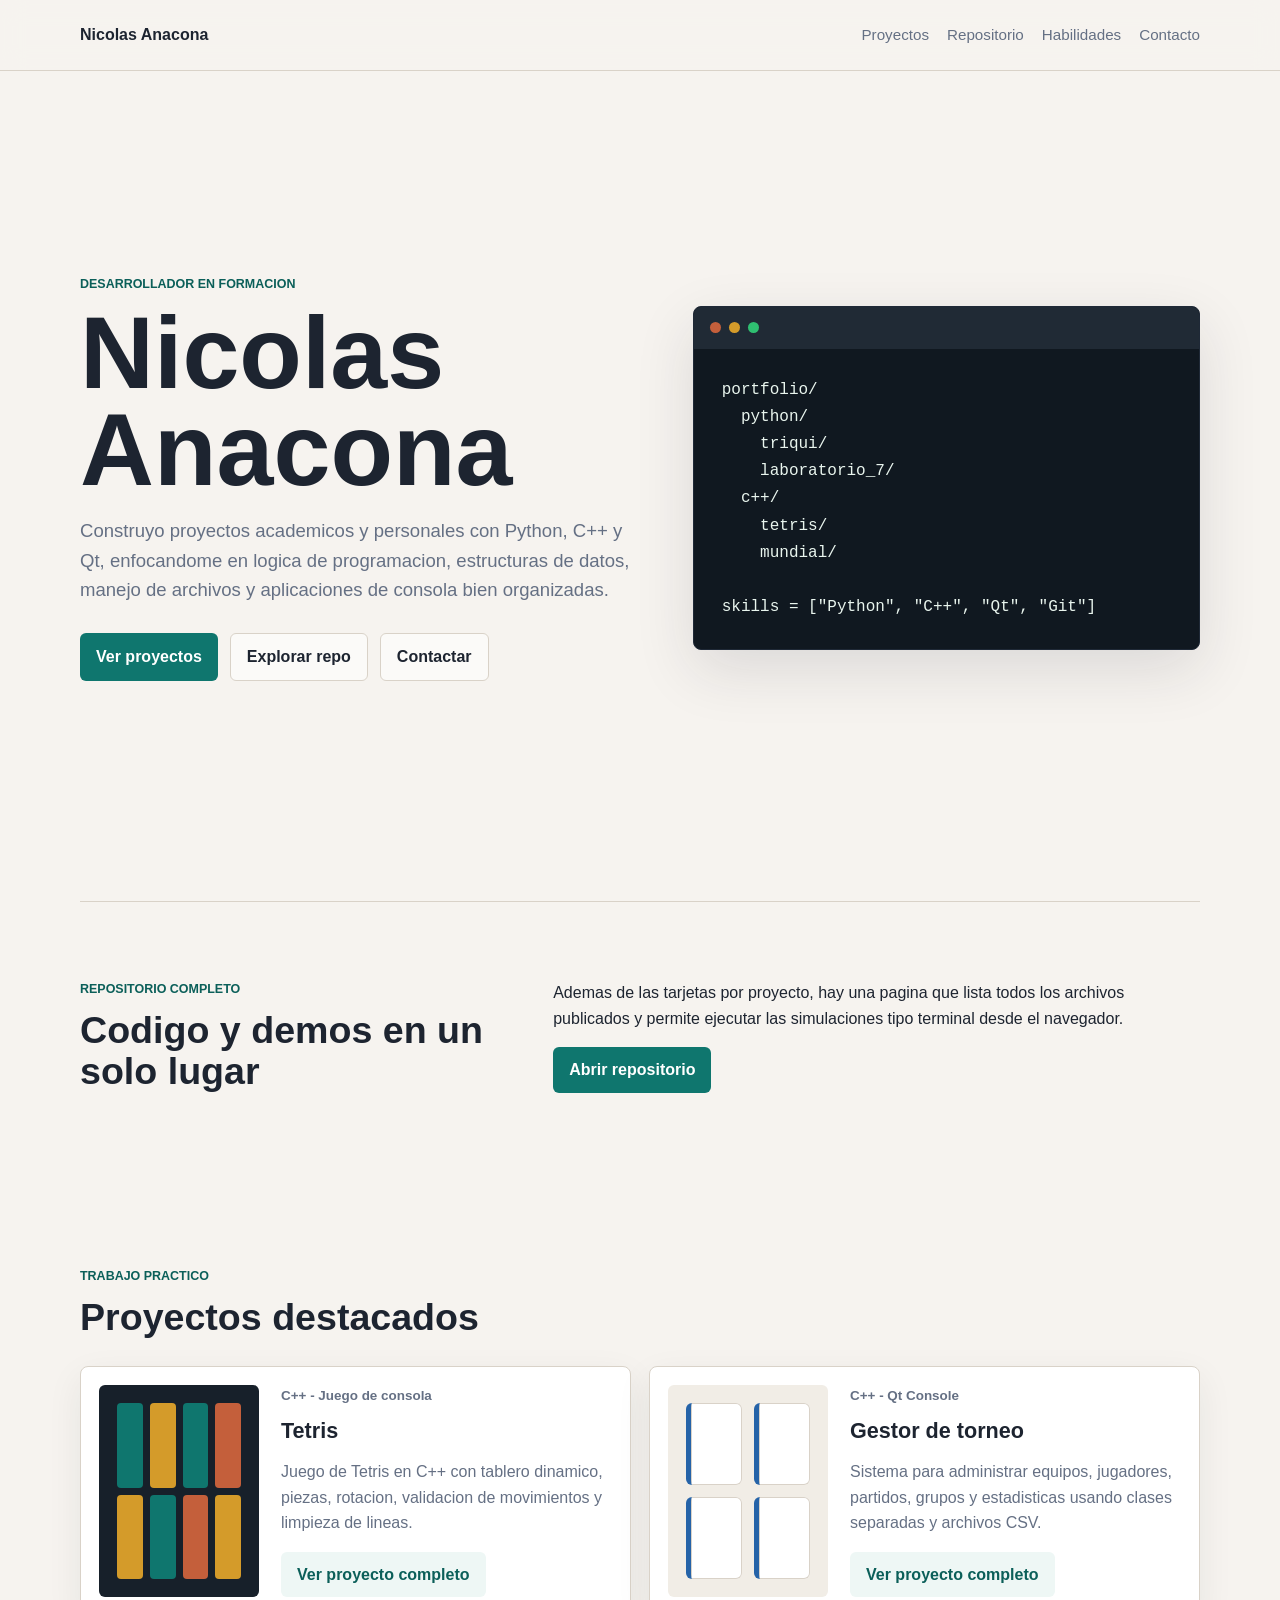
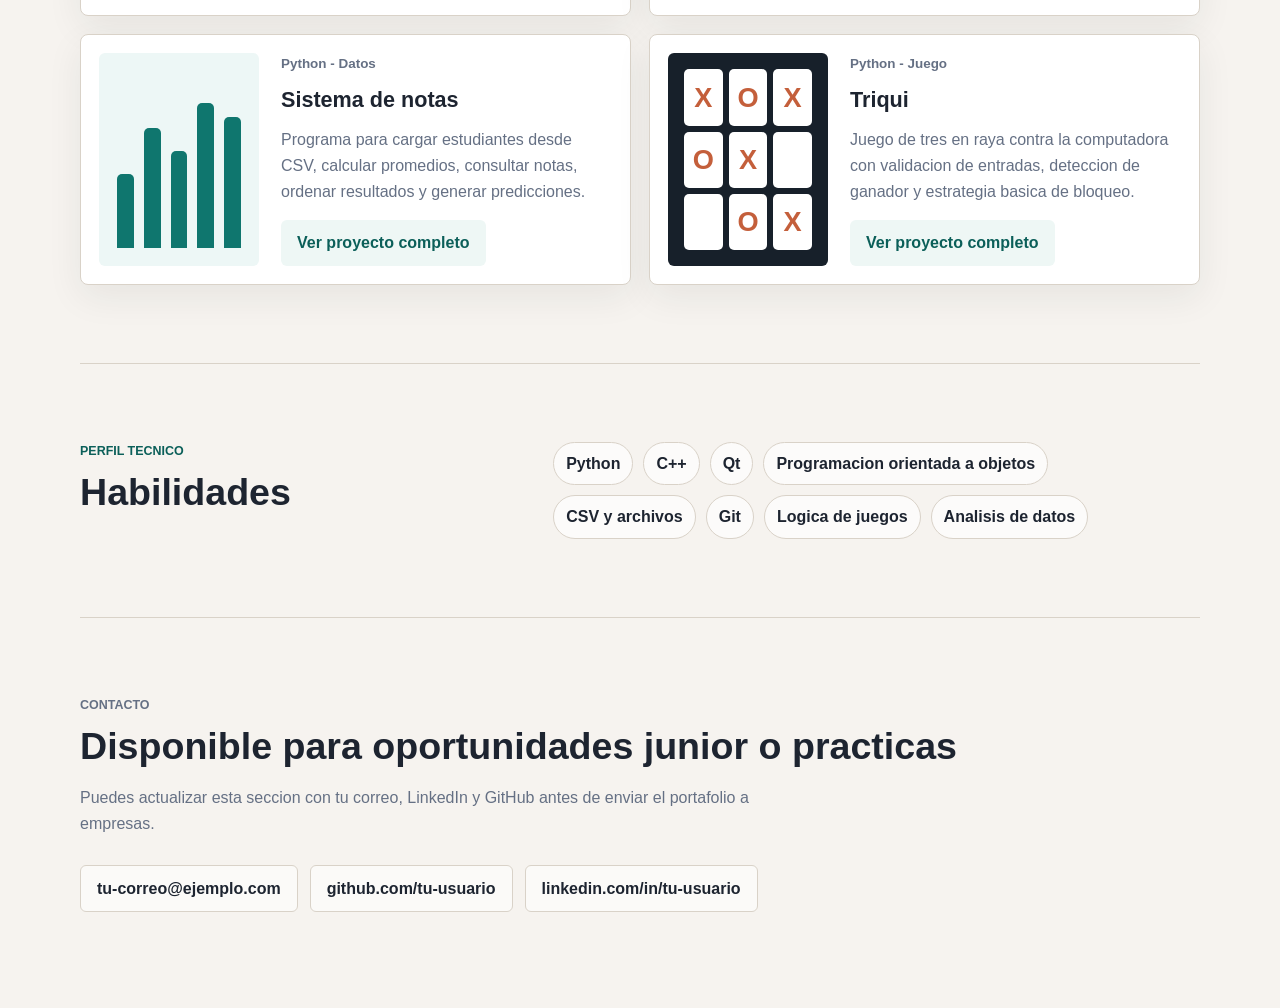
<file: index.html>
<!doctype html>
<html lang="es">
<head>
  <meta charset="utf-8">
  <meta name="viewport" content="width=device-width, initial-scale=1">
  <title>Nicolas Anacona | Portafolio</title>
  <meta name="description" content="Portafolio de Nicolas Anacona con proyectos en Python, C++ y Qt.">
  <link rel="stylesheet" href="styles.css">
</head>
<body>
  <header class="site-header">
    <nav class="nav" aria-label="Principal">
      <a class="brand" href="#inicio">Nicolas Anacona</a>
      <div class="nav-links">
        <a href="#proyectos">Proyectos</a>
        <a href="repositorio.html">Repositorio</a>
        <a href="#habilidades">Habilidades</a>
        <a href="#contacto">Contacto</a>
      </div>
    </nav>
  </header>

  <main id="inicio">
    <section class="hero">
      <div class="hero-copy">
        <p class="eyebrow">Desarrollador en formacion</p>
        <h1>Nicolas Anacona</h1>
        <p class="lead">
          Construyo proyectos academicos y personales con Python, C++ y Qt,
          enfocandome en logica de programacion, estructuras de datos, manejo
          de archivos y aplicaciones de consola bien organizadas.
        </p>
        <div class="hero-actions">
          <a class="button primary" href="#proyectos">Ver proyectos</a>
          <a class="button secondary" href="repositorio.html">Explorar repo</a>
          <a class="button secondary" href="#contacto">Contactar</a>
        </div>
      </div>

      <div class="code-visual" aria-label="Resumen visual del portafolio">
        <div class="terminal-bar">
          <span></span><span></span><span></span>
        </div>
        <pre><code>portfolio/
  python/
    triqui/
    laboratorio_7/
  c++/
    tetris/
    mundial/

skills = ["Python", "C++", "Qt", "Git"]</code></pre>
      </div>
    </section>

    <section class="section split">
      <div>
        <p class="eyebrow">Repositorio completo</p>
        <h2>Codigo y demos en un solo lugar</h2>
      </div>
      <div>
        <p>
          Ademas de las tarjetas por proyecto, hay una pagina que lista todos
          los archivos publicados y permite ejecutar las simulaciones tipo
          terminal desde el navegador.
        </p>
        <a class="button primary" href="repositorio.html">Abrir repositorio</a>
      </div>
    </section>

    <section class="section" id="proyectos">
      <div class="section-heading">
        <p class="eyebrow">Trabajo practico</p>
        <h2>Proyectos destacados</h2>
      </div>

      <div class="projects-grid">
        <article class="project-card">
          <div class="project-visual tetris-visual" aria-hidden="true">
            <span></span><span></span><span></span><span></span>
            <span></span><span></span><span></span><span></span>
          </div>
          <div class="project-body">
            <p class="project-type">C++ - Juego de consola</p>
            <h3>Tetris</h3>
            <p>
              Juego de Tetris en C++ con tablero dinamico, piezas, rotacion,
              validacion de movimientos y limpieza de lineas.
            </p>
            <a href="projects/tetris.html">Ver proyecto completo</a>
          </div>
        </article>

        <article class="project-card">
          <div class="project-visual tournament-visual" aria-hidden="true">
            <div></div><div></div><div></div><div></div>
          </div>
          <div class="project-body">
            <p class="project-type">C++ - Qt Console</p>
            <h3>Gestor de torneo</h3>
            <p>
              Sistema para administrar equipos, jugadores, partidos, grupos y
              estadisticas usando clases separadas y archivos CSV.
            </p>
            <a href="projects/torneo.html">Ver proyecto completo</a>
          </div>
        </article>

        <article class="project-card">
          <div class="project-visual data-visual" aria-hidden="true">
            <span style="height: 42%"></span>
            <span style="height: 68%"></span>
            <span style="height: 55%"></span>
            <span style="height: 82%"></span>
            <span style="height: 74%"></span>
          </div>
          <div class="project-body">
            <p class="project-type">Python - Datos</p>
            <h3>Sistema de notas</h3>
            <p>
              Programa para cargar estudiantes desde CSV, calcular promedios,
              consultar notas, ordenar resultados y generar predicciones.
            </p>
            <a href="projects/notas.html">Ver proyecto completo</a>
          </div>
        </article>

        <article class="project-card">
          <div class="project-visual triqui-visual" aria-hidden="true">
            <span>X</span><span>O</span><span>X</span>
            <span>O</span><span>X</span><span></span>
            <span></span><span>O</span><span>X</span>
          </div>
          <div class="project-body">
            <p class="project-type">Python - Juego</p>
            <h3>Triqui</h3>
            <p>
              Juego de tres en raya contra la computadora con validacion de
              entradas, deteccion de ganador y estrategia basica de bloqueo.
            </p>
            <a href="projects/triqui.html">Ver proyecto completo</a>
          </div>
        </article>
      </div>
    </section>

    <section class="section split" id="habilidades">
      <div>
        <p class="eyebrow">Perfil tecnico</p>
        <h2>Habilidades</h2>
      </div>
      <div class="skills">
        <span>Python</span>
        <span>C++</span>
        <span>Qt</span>
        <span>Programacion orientada a objetos</span>
        <span>CSV y archivos</span>
        <span>Git</span>
        <span>Logica de juegos</span>
        <span>Analisis de datos</span>
      </div>
    </section>

    <section class="section contact" id="contacto">
      <p class="eyebrow">Contacto</p>
      <h2>Disponible para oportunidades junior o practicas</h2>
      <p>
        Puedes actualizar esta seccion con tu correo, LinkedIn y GitHub antes
        de enviar el portafolio a empresas.
      </p>
      <div class="contact-links">
        <a href="mailto:tu-correo@ejemplo.com">tu-correo@ejemplo.com</a>
        <a href="https://github.com/tu-usuario">github.com/tu-usuario</a>
        <a href="https://www.linkedin.com/in/tu-usuario">linkedin.com/in/tu-usuario</a>
      </div>
    </section>
  </main>
</body>
</html>
</file>
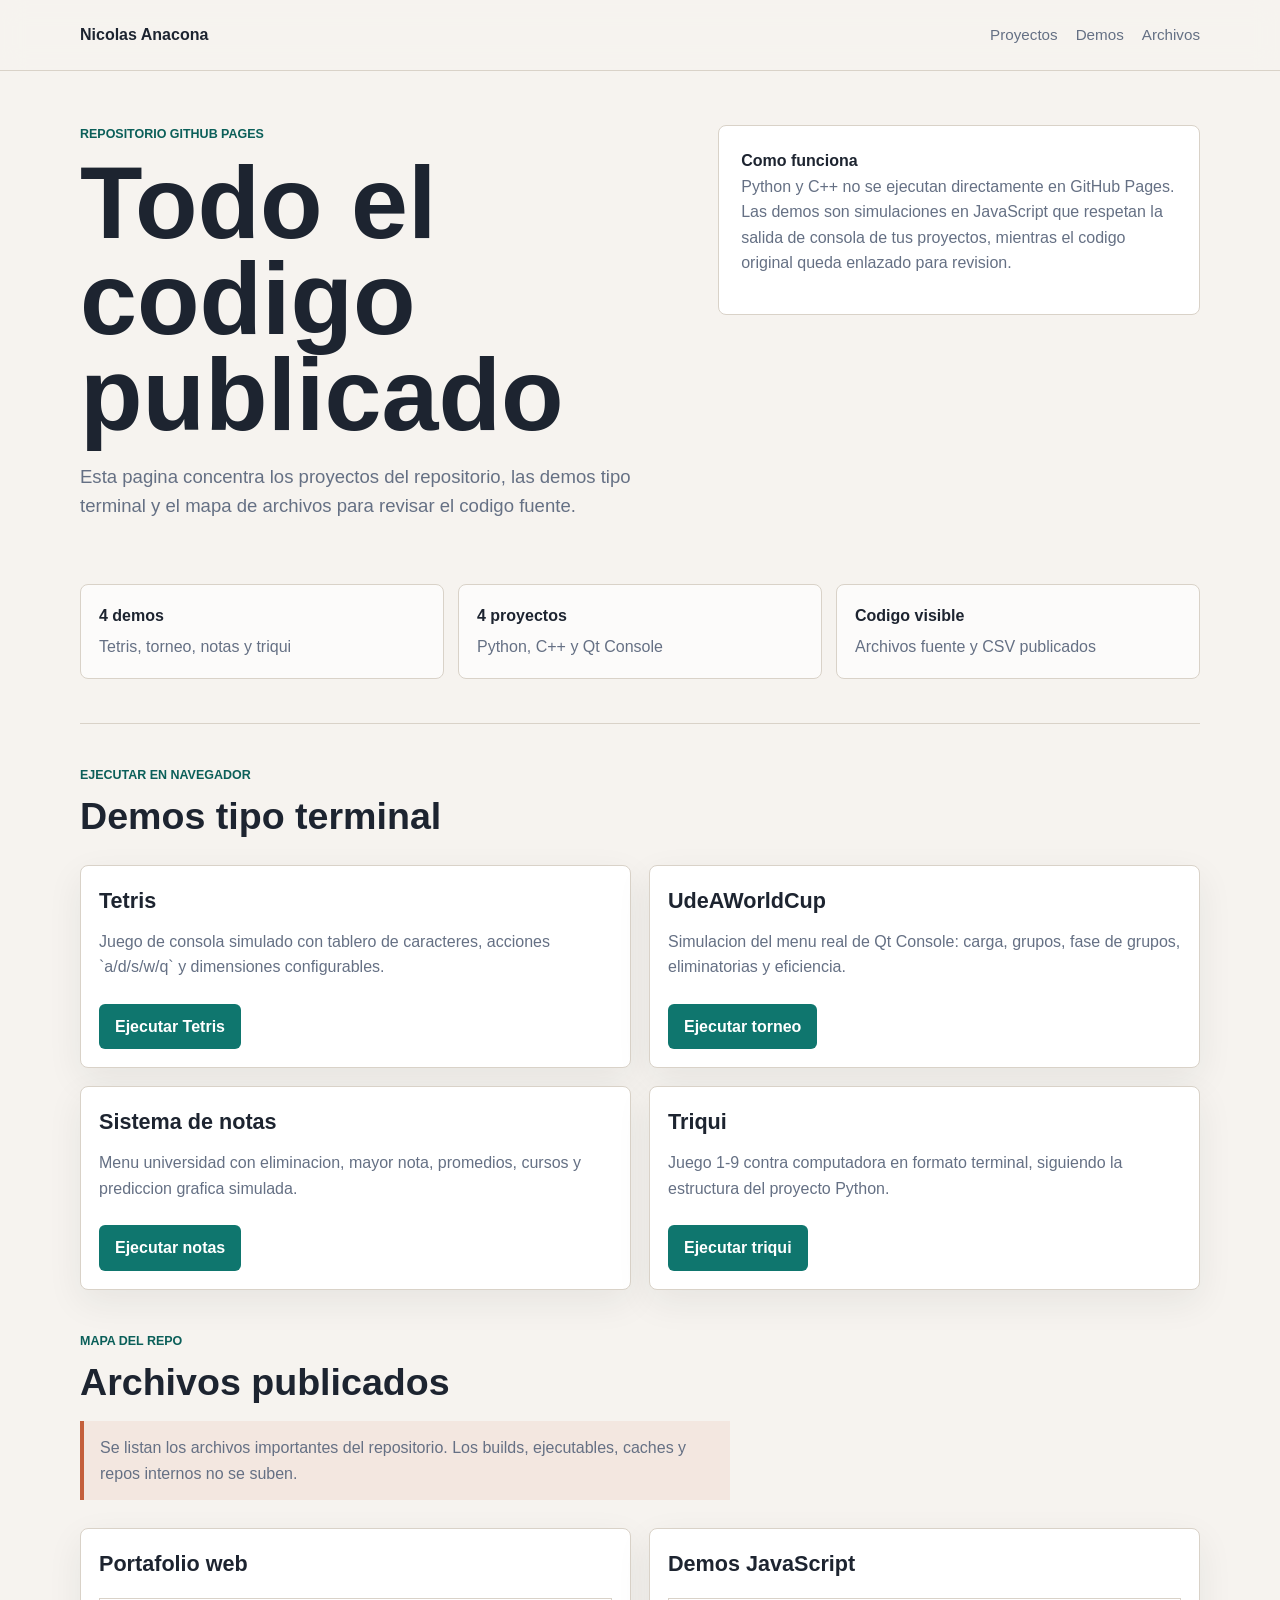
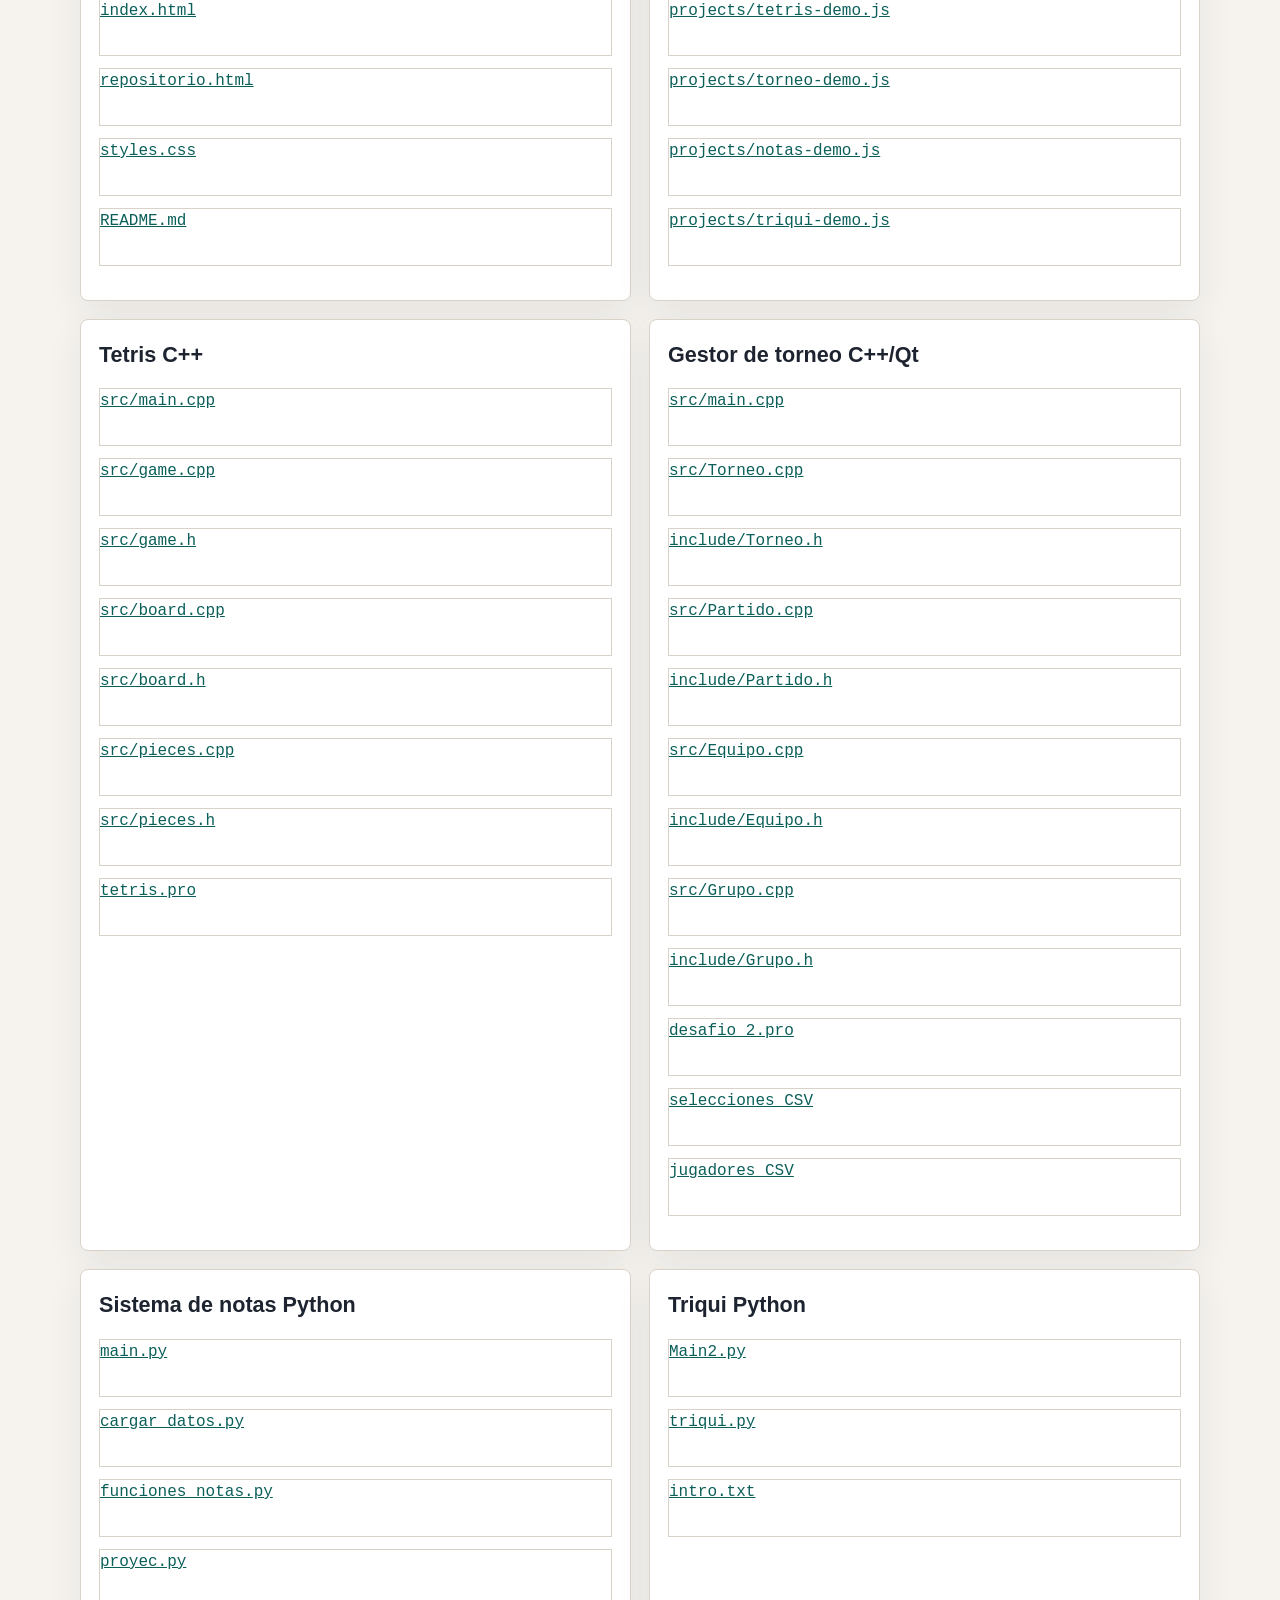
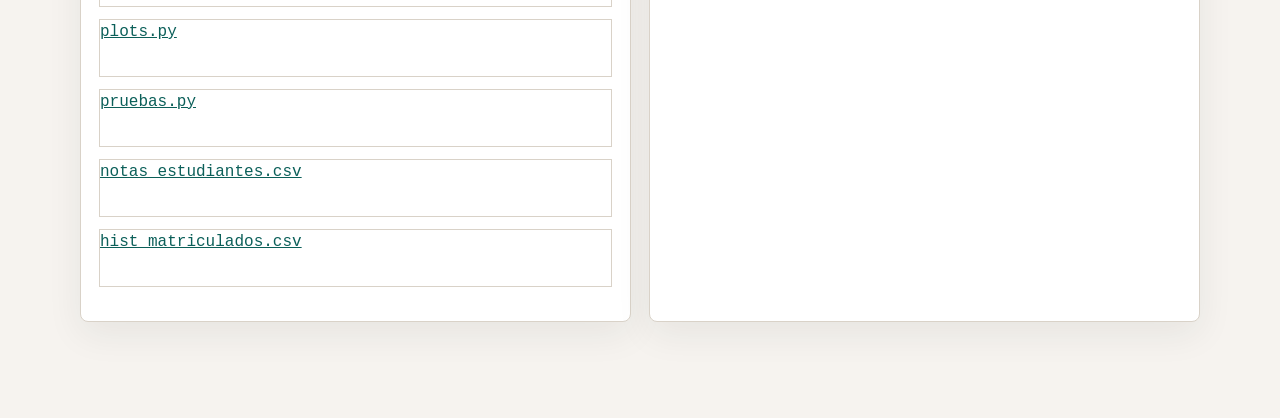
<file: repositorio.html>
<!doctype html>
<html lang="es">
<head>
  <meta charset="utf-8">
  <meta name="viewport" content="width=device-width, initial-scale=1">
  <title>Repositorio completo | Nicolas Anacona</title>
  <meta name="description" content="Mapa completo del repositorio del portafolio con demos ejecutables tipo terminal.">
  <link rel="stylesheet" href="styles.css">
</head>
<body>
  <header class="site-header">
    <nav class="nav" aria-label="Principal">
      <a class="brand" href="index.html">Nicolas Anacona</a>
      <div class="nav-links">
        <a href="index.html#proyectos">Proyectos</a>
        <a href="#demos">Demos</a>
        <a href="#archivos">Archivos</a>
      </div>
    </nav>
  </header>

  <main class="project-page">
    <section class="project-hero">
      <div>
        <p class="eyebrow">Repositorio GitHub Pages</p>
        <h1>Todo el codigo publicado</h1>
        <p class="lead">
          Esta pagina concentra los proyectos del repositorio, las demos tipo
          terminal y el mapa de archivos para revisar el codigo fuente.
        </p>
      </div>
      <div class="project-summary">
        <strong>Como funciona</strong>
        <p>
          Python y C++ no se ejecutan directamente en GitHub Pages. Las demos
          son simulaciones en JavaScript que respetan la salida de consola de
          tus proyectos, mientras el codigo original queda enlazado para revision.
        </p>
      </div>
    </section>

    <section class="info-grid" aria-label="Resumen del repositorio">
      <div class="info-box"><strong>4 demos</strong><span>Tetris, torneo, notas y triqui</span></div>
      <div class="info-box"><strong>4 proyectos</strong><span>Python, C++ y Qt Console</span></div>
      <div class="info-box"><strong>Codigo visible</strong><span>Archivos fuente y CSV publicados</span></div>
    </section>

    <section class="code-section playable-section" id="demos">
      <div class="section-heading">
        <p class="eyebrow">Ejecutar en navegador</p>
        <h2>Demos tipo terminal</h2>
      </div>

      <div class="repo-demo-grid">
        <article class="repo-demo-card">
          <h3>Tetris</h3>
          <p>Juego de consola simulado con tablero de caracteres, acciones `a/d/s/w/q` y dimensiones configurables.</p>
          <a class="button primary" href="projects/tetris.html">Ejecutar Tetris</a>
        </article>

        <article class="repo-demo-card">
          <h3>UdeAWorldCup</h3>
          <p>Simulacion del menu real de Qt Console: carga, grupos, fase de grupos, eliminatorias y eficiencia.</p>
          <a class="button primary" href="projects/torneo.html">Ejecutar torneo</a>
        </article>

        <article class="repo-demo-card">
          <h3>Sistema de notas</h3>
          <p>Menu universidad con eliminacion, mayor nota, promedios, cursos y prediccion grafica simulada.</p>
          <a class="button primary" href="projects/notas.html">Ejecutar notas</a>
        </article>

        <article class="repo-demo-card">
          <h3>Triqui</h3>
          <p>Juego 1-9 contra computadora en formato terminal, siguiendo la estructura del proyecto Python.</p>
          <a class="button primary" href="projects/triqui.html">Ejecutar triqui</a>
        </article>
      </div>
    </section>

    <section class="code-section" id="archivos">
      <div class="section-heading">
        <p class="eyebrow">Mapa del repo</p>
        <h2>Archivos publicados</h2>
        <p class="note">
          Se listan los archivos importantes del repositorio. Los builds,
          ejecutables, caches y repos internos no se suben.
        </p>
      </div>

      <div class="repo-file-groups">
        <article class="repo-file-group">
          <h3>Portafolio web</h3>
          <ul class="file-list">
            <li><a href="index.html">index.html</a></li>
            <li><a href="repositorio.html">repositorio.html</a></li>
            <li><a href="styles.css">styles.css</a></li>
            <li><a href="README.md">README.md</a></li>
          </ul>
        </article>

        <article class="repo-file-group">
          <h3>Demos JavaScript</h3>
          <ul class="file-list">
            <li><a href="projects/tetris-demo.js">projects/tetris-demo.js</a></li>
            <li><a href="projects/torneo-demo.js">projects/torneo-demo.js</a></li>
            <li><a href="projects/notas-demo.js">projects/notas-demo.js</a></li>
            <li><a href="projects/triqui-demo.js">projects/triqui-demo.js</a></li>
          </ul>
        </article>

        <article class="repo-file-group">
          <h3>Tetris C++</h3>
          <ul class="file-list">
            <li><a href="c++/desafio1/proyecto_tetris2/src/main.cpp">src/main.cpp</a></li>
            <li><a href="c++/desafio1/proyecto_tetris2/src/game.cpp">src/game.cpp</a></li>
            <li><a href="c++/desafio1/proyecto_tetris2/src/game.h">src/game.h</a></li>
            <li><a href="c++/desafio1/proyecto_tetris2/src/board.cpp">src/board.cpp</a></li>
            <li><a href="c++/desafio1/proyecto_tetris2/src/board.h">src/board.h</a></li>
            <li><a href="c++/desafio1/proyecto_tetris2/src/pieces.cpp">src/pieces.cpp</a></li>
            <li><a href="c++/desafio1/proyecto_tetris2/src/pieces.h">src/pieces.h</a></li>
            <li><a href="c++/desafio1/proyecto_tetris2/tetris.pro">tetris.pro</a></li>
          </ul>
        </article>

        <article class="repo-file-group">
          <h3>Gestor de torneo C++/Qt</h3>
          <ul class="file-list">
            <li><a href="codigo/gestor_torneo/src/main.cpp">src/main.cpp</a></li>
            <li><a href="codigo/gestor_torneo/src/Torneo.cpp">src/Torneo.cpp</a></li>
            <li><a href="codigo/gestor_torneo/include/Torneo.h">include/Torneo.h</a></li>
            <li><a href="codigo/gestor_torneo/src/Partido.cpp">src/Partido.cpp</a></li>
            <li><a href="codigo/gestor_torneo/include/Partido.h">include/Partido.h</a></li>
            <li><a href="codigo/gestor_torneo/src/Equipo.cpp">src/Equipo.cpp</a></li>
            <li><a href="codigo/gestor_torneo/include/Equipo.h">include/Equipo.h</a></li>
            <li><a href="codigo/gestor_torneo/src/Grupo.cpp">src/Grupo.cpp</a></li>
            <li><a href="codigo/gestor_torneo/include/Grupo.h">include/Grupo.h</a></li>
            <li><a href="codigo/gestor_torneo/desafio_2.pro">desafio_2.pro</a></li>
            <li><a href="codigo/gestor_torneo/txt/selecciones_clasificadas_mundial.csv">selecciones CSV</a></li>
            <li><a href="codigo/gestor_torneo/txt/jugadores_actualizados.csv">jugadores CSV</a></li>
          </ul>
        </article>

        <article class="repo-file-group">
          <h3>Sistema de notas Python</h3>
          <ul class="file-list">
            <li><a href="python/laboratorio%207%20cambios/main.py">main.py</a></li>
            <li><a href="python/laboratorio%207%20cambios/cargar_datos.py">cargar_datos.py</a></li>
            <li><a href="python/laboratorio%207%20cambios/funciones_notas.py">funciones_notas.py</a></li>
            <li><a href="python/laboratorio%207%20cambios/proyec.py">proyec.py</a></li>
            <li><a href="python/laboratorio%207%20cambios/plots.py">plots.py</a></li>
            <li><a href="python/laboratorio%207%20cambios/pruebas.py">pruebas.py</a></li>
            <li><a href="python/laboratorio%207%20cambios/notas_estudiantes.csv">notas_estudiantes.csv</a></li>
            <li><a href="python/laboratorio%207%20cambios/hist_matriculados.csv">hist_matriculados.csv</a></li>
          </ul>
        </article>

        <article class="repo-file-group">
          <h3>Triqui Python</h3>
          <ul class="file-list">
            <li><a href="python/triqui/Main2.py">Main2.py</a></li>
            <li><a href="python/triqui/triqui.py">triqui.py</a></li>
            <li><a href="python/triqui/intro.txt">intro.txt</a></li>
          </ul>
        </article>
      </div>
    </section>
  </main>
</body>
</html>
</file>
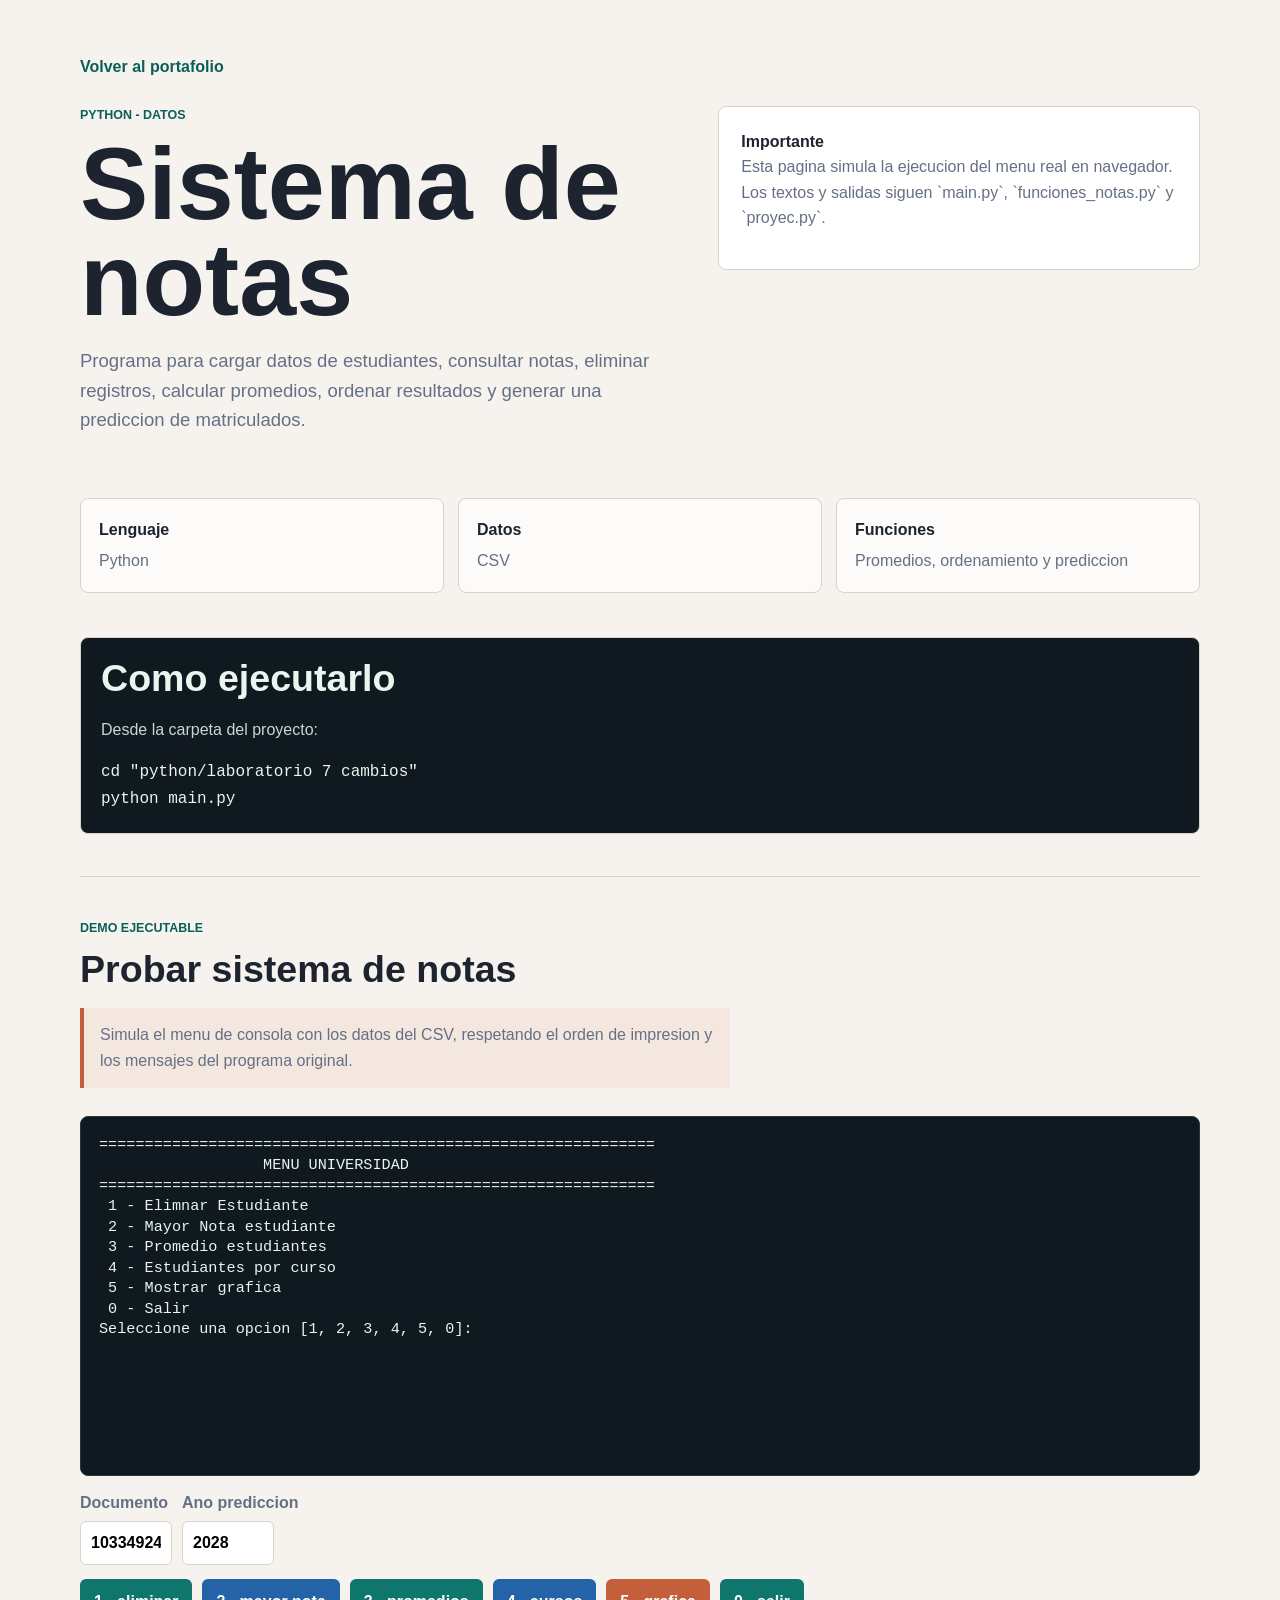
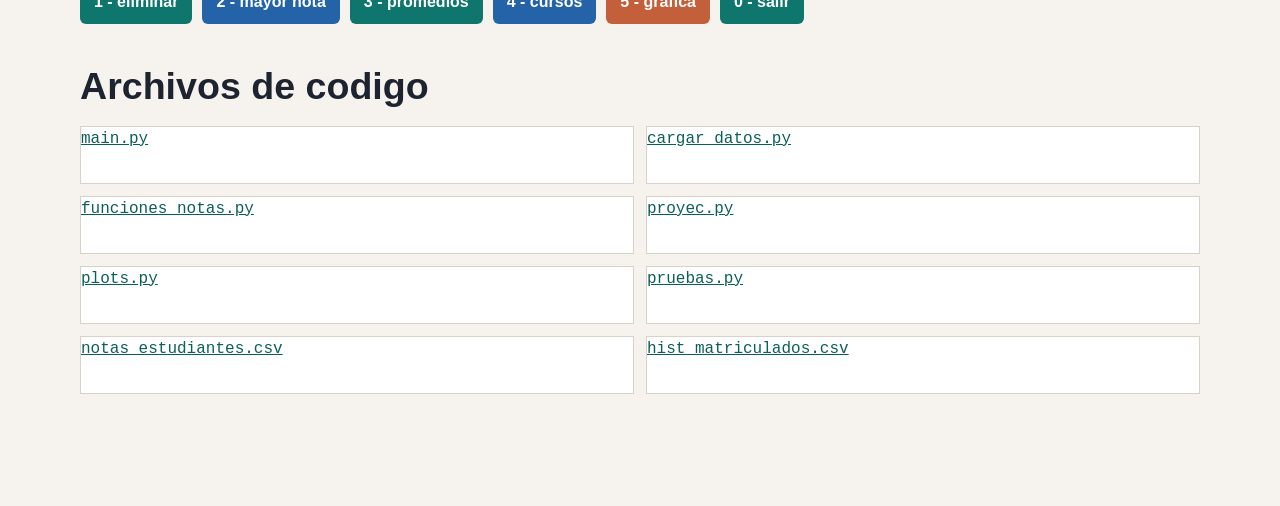
<file: projects/notas.html>
<!doctype html>
<html lang="es">
<head>
  <meta charset="utf-8">
  <meta name="viewport" content="width=device-width, initial-scale=1">
  <title>Sistema de notas | Nicolas Anacona</title>
  <link rel="stylesheet" href="../styles.css">
</head>
<body>
  <main class="project-page">
    <a class="back-link" href="../index.html#proyectos">Volver al portafolio</a>

    <section class="project-hero">
      <div>
        <p class="eyebrow">Python - Datos</p>
        <h1>Sistema de notas</h1>
        <p class="lead">
          Programa para cargar datos de estudiantes, consultar notas, eliminar
          registros, calcular promedios, ordenar resultados y generar una
          prediccion de matriculados.
        </p>
      </div>
      <div class="project-summary">
        <strong>Importante</strong>
        <p>
          Esta pagina simula la ejecucion del menu real en navegador. Los
          textos y salidas siguen `main.py`, `funciones_notas.py` y `proyec.py`.
        </p>
      </div>
    </section>

    <section class="info-grid" aria-label="Resumen tecnico">
      <div class="info-box"><strong>Lenguaje</strong><span>Python</span></div>
      <div class="info-box"><strong>Datos</strong><span>CSV</span></div>
      <div class="info-box"><strong>Funciones</strong><span>Promedios, ordenamiento y prediccion</span></div>
    </section>

    <section class="run-box">
      <h2>Como ejecutarlo</h2>
      <p>Desde la carpeta del proyecto:</p>
      <pre><code>cd "python/laboratorio 7 cambios"
python main.py</code></pre>
    </section>

    <section class="code-section playable-section">
      <div class="section-heading">
        <p class="eyebrow">Demo ejecutable</p>
        <h2>Probar sistema de notas</h2>
        <p class="note">
          Simula el menu de consola con los datos del CSV, respetando el orden
          de impresion y los mensajes del programa original.
        </p>
      </div>
      <div class="terminal-demo">
        <pre id="notas-terminal" class="terminal-screen" aria-live="polite"></pre>
        <div class="terminal-toolbar">
          <label>
            Documento
            <input id="student-id" type="text" value="1033492448">
          </label>
          <label>
            Ano prediccion
            <input id="prediction-year" type="number" value="2028">
          </label>
        </div>
        <div class="terminal-actions">
          <button type="button" data-notas-action="1">1 - eliminar</button>
          <button type="button" data-notas-action="2">2 - mayor nota</button>
          <button type="button" data-notas-action="3">3 - promedios</button>
          <button type="button" data-notas-action="4">4 - cursos</button>
          <button type="button" data-notas-action="5">5 - grafica</button>
          <button type="button" data-notas-action="0">0 - salir</button>
        </div>
      </div>
    </section>

    <section class="code-section">
      <h2>Archivos de codigo</h2>
      <ul class="file-list">
        <li><a href="../python/laboratorio%207%20cambios/main.py">main.py</a></li>
        <li><a href="../python/laboratorio%207%20cambios/cargar_datos.py">cargar_datos.py</a></li>
        <li><a href="../python/laboratorio%207%20cambios/funciones_notas.py">funciones_notas.py</a></li>
        <li><a href="../python/laboratorio%207%20cambios/proyec.py">proyec.py</a></li>
        <li><a href="../python/laboratorio%207%20cambios/plots.py">plots.py</a></li>
        <li><a href="../python/laboratorio%207%20cambios/pruebas.py">pruebas.py</a></li>
        <li><a href="../python/laboratorio%207%20cambios/notas_estudiantes.csv">notas_estudiantes.csv</a></li>
        <li><a href="../python/laboratorio%207%20cambios/hist_matriculados.csv">hist_matriculados.csv</a></li>
      </ul>
    </section>
  </main>
  <script src="notas-demo.js"></script>
</body>
</html>
</file>
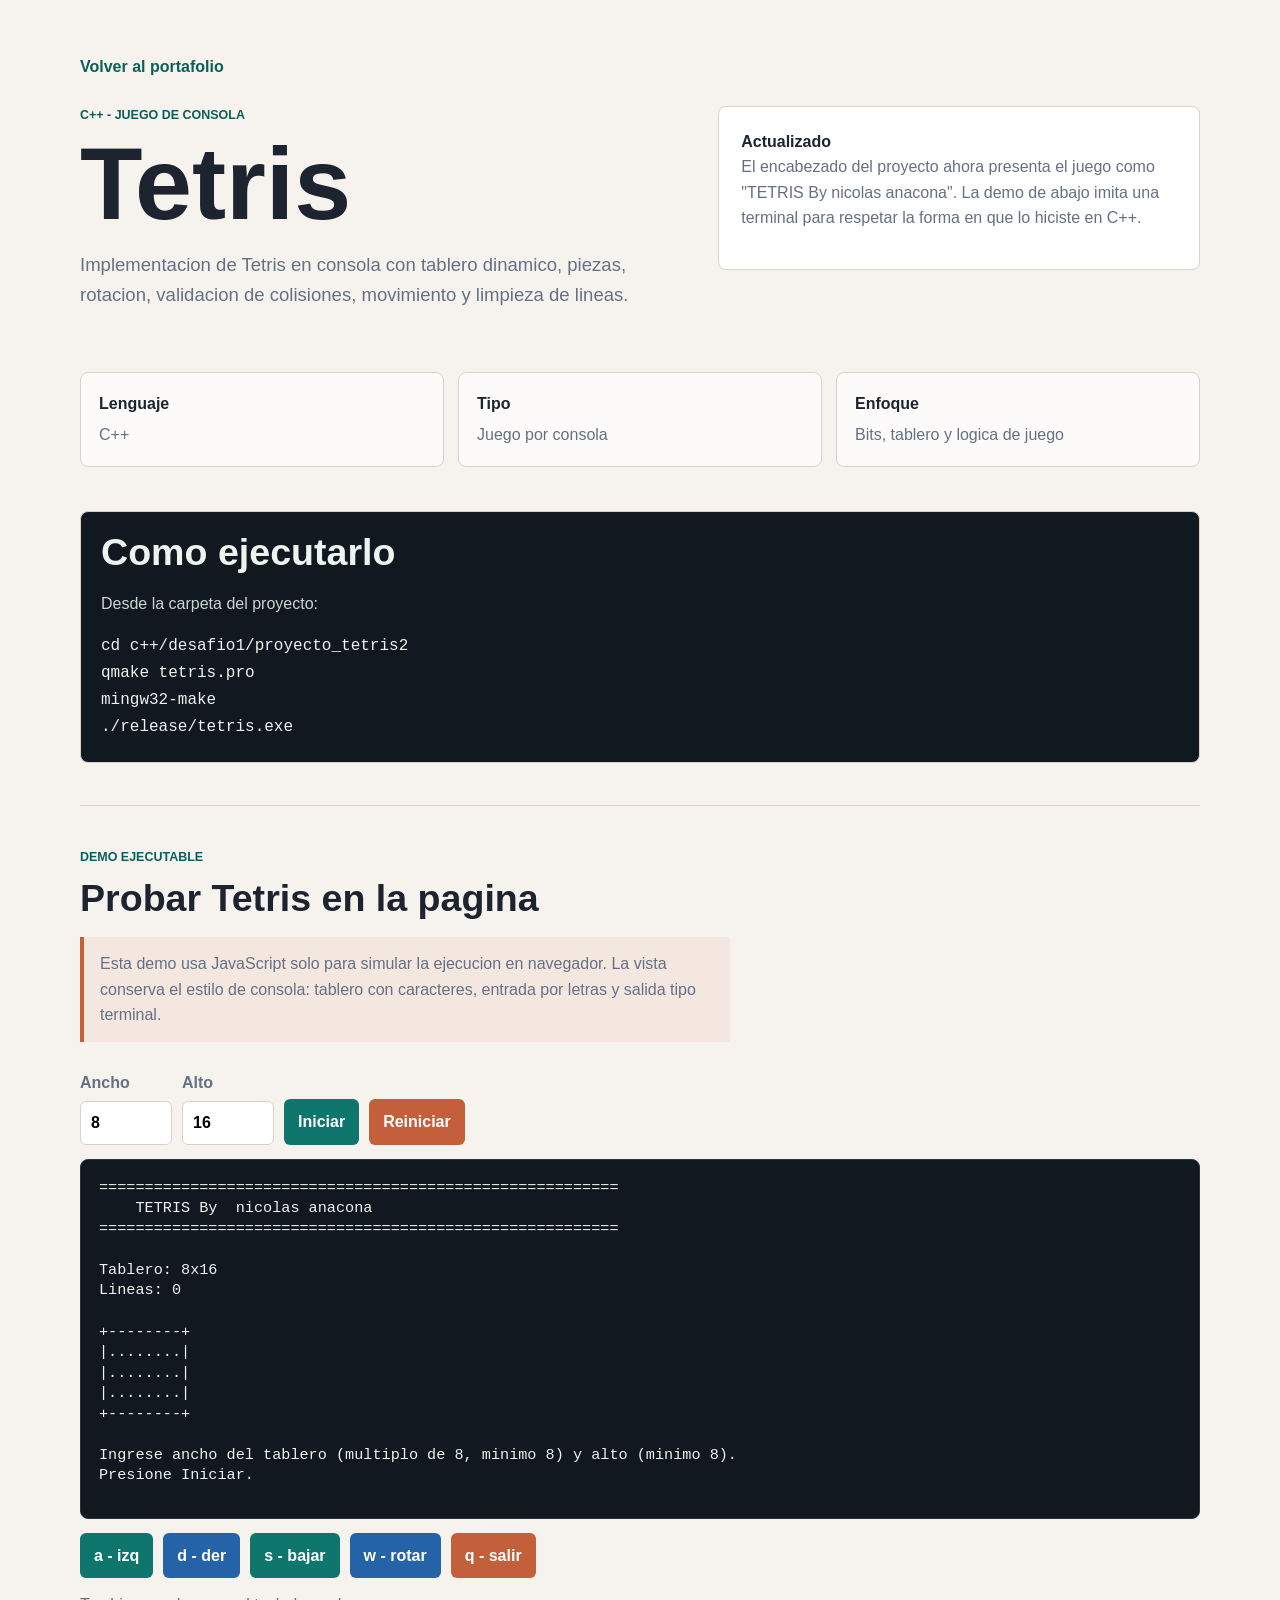
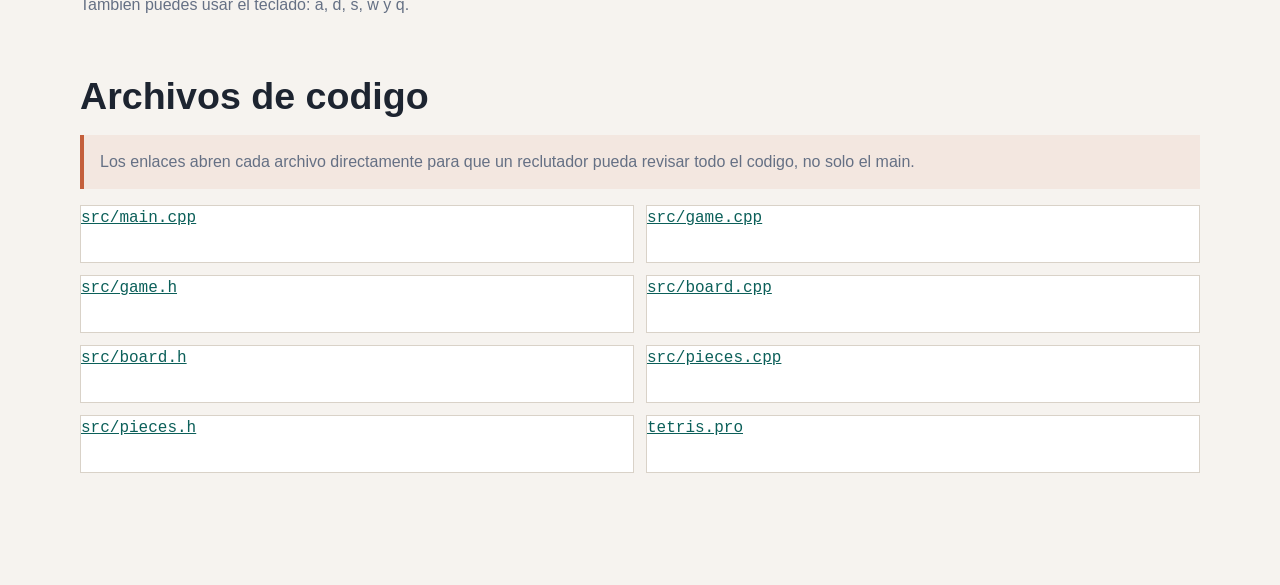
<file: projects/tetris.html>
<!doctype html>
<html lang="es">
<head>
  <meta charset="utf-8">
  <meta name="viewport" content="width=device-width, initial-scale=1">
  <title>Tetris en C++ | Nicolas Anacona</title>
  <link rel="stylesheet" href="../styles.css">
</head>
<body>
  <main class="project-page">
    <a class="back-link" href="../index.html#proyectos">Volver al portafolio</a>

    <section class="project-hero">
      <div>
        <p class="eyebrow">C++ - Juego de consola</p>
        <h1>Tetris</h1>
        <p class="lead">
          Implementacion de Tetris en consola con tablero dinamico, piezas,
          rotacion, validacion de colisiones, movimiento y limpieza de lineas.
        </p>
      </div>
      <div class="project-summary">
        <strong>Actualizado</strong>
        <p>
          El encabezado del proyecto ahora presenta el juego como
          "TETRIS By nicolas anacona". La demo de abajo imita una terminal
          para respetar la forma en que lo hiciste en C++.
        </p>
      </div>
    </section>

    <section class="info-grid" aria-label="Resumen tecnico">
      <div class="info-box"><strong>Lenguaje</strong><span>C++</span></div>
      <div class="info-box"><strong>Tipo</strong><span>Juego por consola</span></div>
      <div class="info-box"><strong>Enfoque</strong><span>Bits, tablero y logica de juego</span></div>
    </section>

    <section class="run-box">
      <h2>Como ejecutarlo</h2>
      <p>Desde la carpeta del proyecto:</p>
      <pre><code>cd c++/desafio1/proyecto_tetris2
qmake tetris.pro
mingw32-make
./release/tetris.exe</code></pre>
    </section>

    <section class="code-section playable-section">
      <div class="section-heading">
        <p class="eyebrow">Demo ejecutable</p>
        <h2>Probar Tetris en la pagina</h2>
        <p class="note">
          Esta demo usa JavaScript solo para simular la ejecucion en navegador.
          La vista conserva el estilo de consola: tablero con caracteres,
          entrada por letras y salida tipo terminal.
        </p>
      </div>

      <div class="terminal-demo">
        <div class="terminal-toolbar" aria-label="Configuracion del tablero">
          <label>
            Ancho
            <input id="board-width" type="number" min="8" step="8" value="8">
          </label>
          <label>
            Alto
            <input id="board-height" type="number" min="8" value="16">
          </label>
          <button type="button" id="tetris-start">Iniciar</button>
          <button type="button" id="tetris-reset">Reiniciar</button>
        </div>

        <pre id="tetris-terminal" class="terminal-screen" aria-live="polite"></pre>

        <div class="terminal-actions" aria-label="Acciones del juego">
          <button type="button" data-action="a">a - izq</button>
          <button type="button" data-action="d">d - der</button>
          <button type="button" data-action="s">s - bajar</button>
          <button type="button" data-action="w">w - rotar</button>
          <button type="button" data-action="q">q - salir</button>
        </div>

        <p class="control-help">
          Tambien puedes usar el teclado: a, d, s, w y q.
        </p>
      </div>
    </section>

    <section class="code-section">
      <h2>Archivos de codigo</h2>
      <p class="note">Los enlaces abren cada archivo directamente para que un reclutador pueda revisar todo el codigo, no solo el main.</p>
      <ul class="file-list">
        <li><a href="../c++/desafio1/proyecto_tetris2/src/main.cpp">src/main.cpp</a></li>
        <li><a href="../c++/desafio1/proyecto_tetris2/src/game.cpp">src/game.cpp</a></li>
        <li><a href="../c++/desafio1/proyecto_tetris2/src/game.h">src/game.h</a></li>
        <li><a href="../c++/desafio1/proyecto_tetris2/src/board.cpp">src/board.cpp</a></li>
        <li><a href="../c++/desafio1/proyecto_tetris2/src/board.h">src/board.h</a></li>
        <li><a href="../c++/desafio1/proyecto_tetris2/src/pieces.cpp">src/pieces.cpp</a></li>
        <li><a href="../c++/desafio1/proyecto_tetris2/src/pieces.h">src/pieces.h</a></li>
        <li><a href="../c++/desafio1/proyecto_tetris2/tetris.pro">tetris.pro</a></li>
      </ul>
    </section>
  </main>
  <script src="tetris-demo.js"></script>
</body>
</html>
</file>
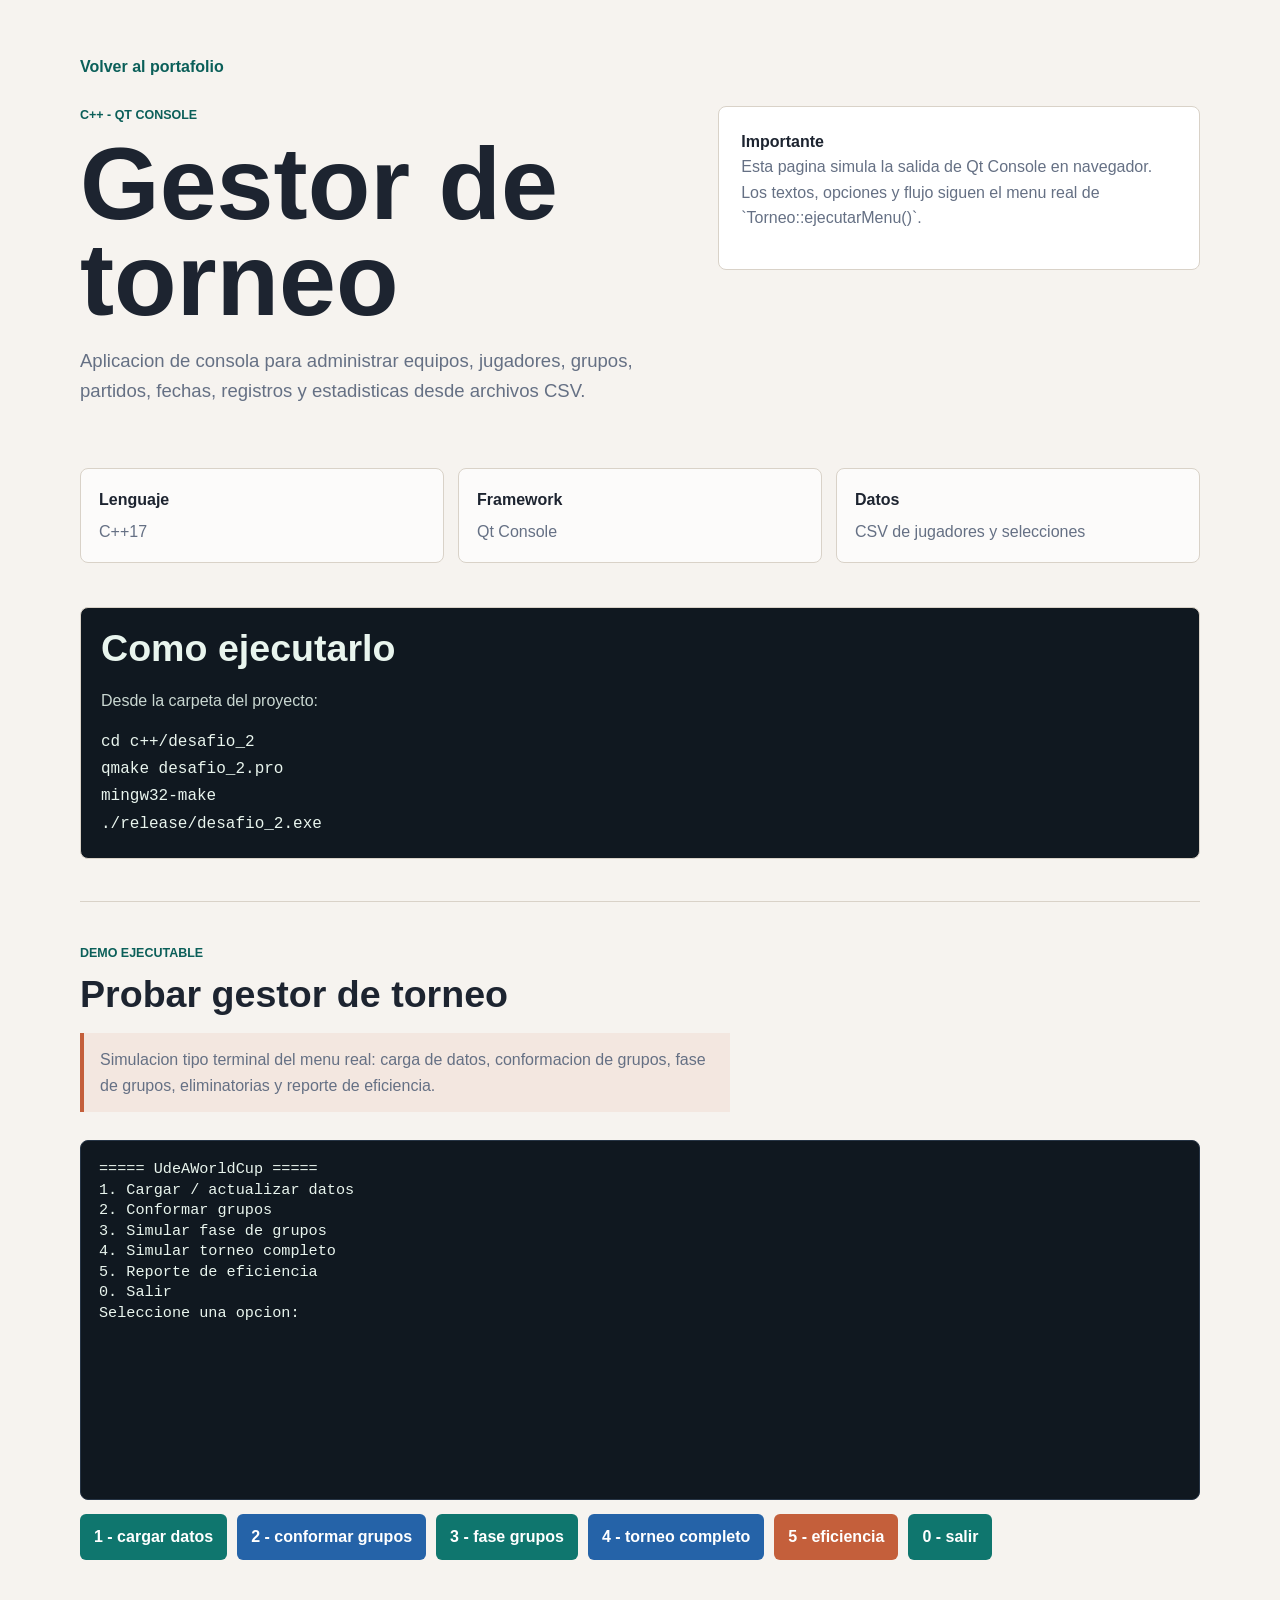
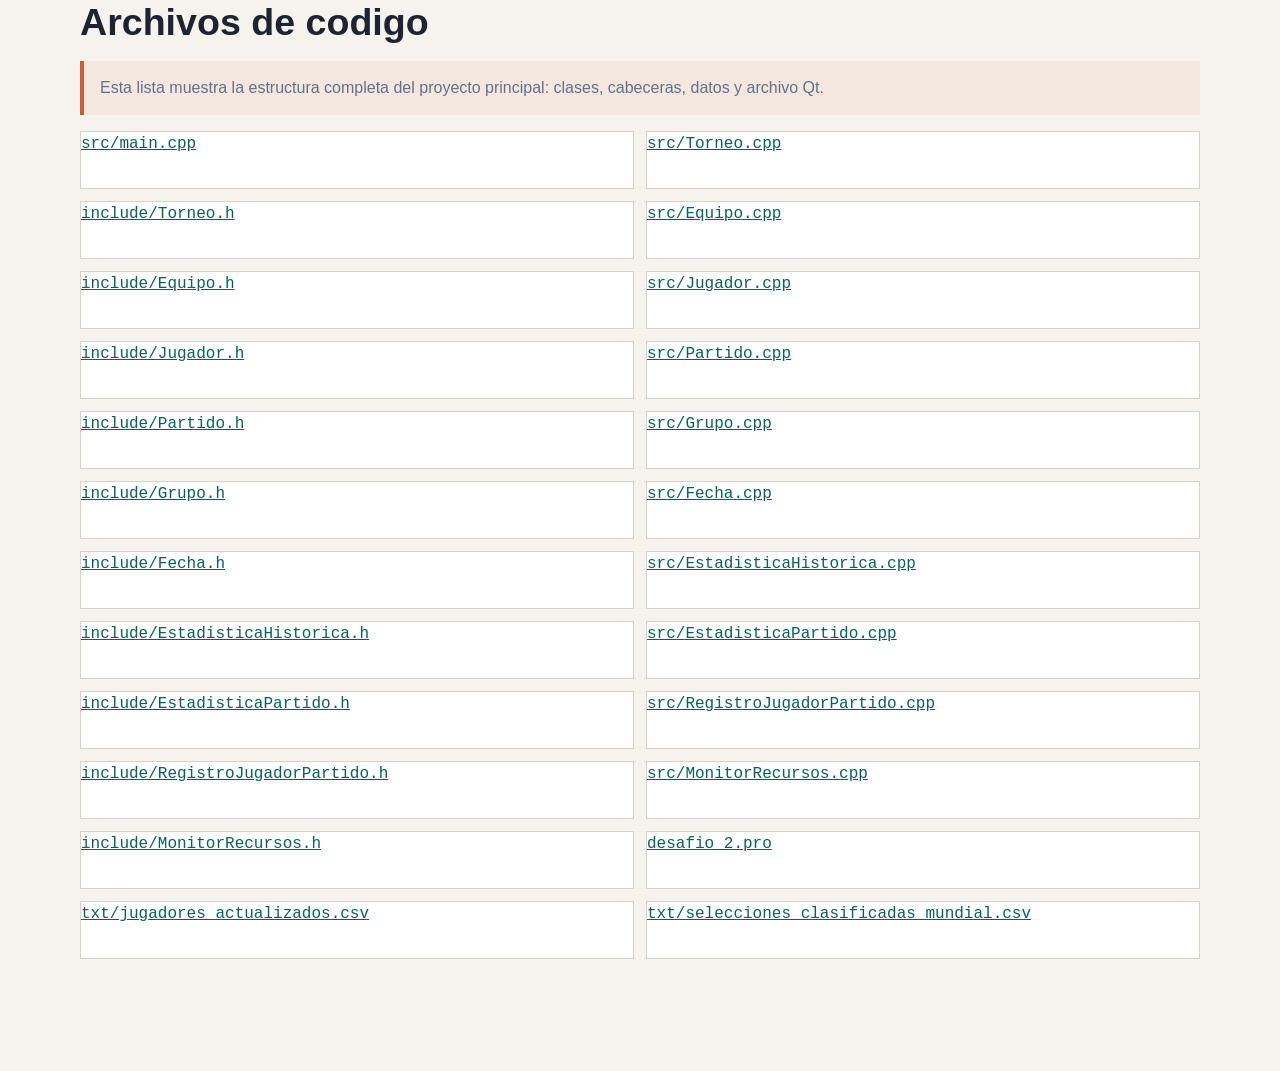
<file: projects/torneo.html>
<!doctype html>
<html lang="es">
<head>
  <meta charset="utf-8">
  <meta name="viewport" content="width=device-width, initial-scale=1">
  <title>Gestor de torneo | Nicolas Anacona</title>
  <link rel="stylesheet" href="../styles.css">
</head>
<body>
  <main class="project-page">
    <a class="back-link" href="../index.html#proyectos">Volver al portafolio</a>

    <section class="project-hero">
      <div>
        <p class="eyebrow">C++ - Qt Console</p>
        <h1>Gestor de torneo</h1>
        <p class="lead">
          Aplicacion de consola para administrar equipos, jugadores, grupos,
          partidos, fechas, registros y estadisticas desde archivos CSV.
        </p>
      </div>
      <div class="project-summary">
        <strong>Importante</strong>
        <p>
          Esta pagina simula la salida de Qt Console en navegador. Los textos,
          opciones y flujo siguen el menu real de `Torneo::ejecutarMenu()`.
        </p>
      </div>
    </section>

    <section class="info-grid" aria-label="Resumen tecnico">
      <div class="info-box"><strong>Lenguaje</strong><span>C++17</span></div>
      <div class="info-box"><strong>Framework</strong><span>Qt Console</span></div>
      <div class="info-box"><strong>Datos</strong><span>CSV de jugadores y selecciones</span></div>
    </section>

    <section class="run-box">
      <h2>Como ejecutarlo</h2>
      <p>Desde la carpeta del proyecto:</p>
      <pre><code>cd c++/desafio_2
qmake desafio_2.pro
mingw32-make
./release/desafio_2.exe</code></pre>
    </section>

    <section class="code-section playable-section">
      <div class="section-heading">
        <p class="eyebrow">Demo ejecutable</p>
        <h2>Probar gestor de torneo</h2>
        <p class="note">
          Simulacion tipo terminal del menu real: carga de datos, conformacion
          de grupos, fase de grupos, eliminatorias y reporte de eficiencia.
        </p>
      </div>
      <div class="terminal-demo">
        <pre id="torneo-terminal" class="terminal-screen" aria-live="polite"></pre>
        <div class="terminal-actions">
          <button type="button" data-torneo-action="1">1 - cargar datos</button>
          <button type="button" data-torneo-action="2">2 - conformar grupos</button>
          <button type="button" data-torneo-action="3">3 - fase grupos</button>
          <button type="button" data-torneo-action="4">4 - torneo completo</button>
          <button type="button" data-torneo-action="5">5 - eficiencia</button>
          <button type="button" data-torneo-action="0">0 - salir</button>
        </div>
      </div>
    </section>

    <section class="code-section">
      <h2>Archivos de codigo</h2>
      <p class="note">Esta lista muestra la estructura completa del proyecto principal: clases, cabeceras, datos y archivo Qt.</p>
      <ul class="file-list">
        <li><a href="../codigo/gestor_torneo/src/main.cpp">src/main.cpp</a></li>
        <li><a href="../codigo/gestor_torneo/src/Torneo.cpp">src/Torneo.cpp</a></li>
        <li><a href="../codigo/gestor_torneo/include/Torneo.h">include/Torneo.h</a></li>
        <li><a href="../codigo/gestor_torneo/src/Equipo.cpp">src/Equipo.cpp</a></li>
        <li><a href="../codigo/gestor_torneo/include/Equipo.h">include/Equipo.h</a></li>
        <li><a href="../codigo/gestor_torneo/src/Jugador.cpp">src/Jugador.cpp</a></li>
        <li><a href="../codigo/gestor_torneo/include/Jugador.h">include/Jugador.h</a></li>
        <li><a href="../codigo/gestor_torneo/src/Partido.cpp">src/Partido.cpp</a></li>
        <li><a href="../codigo/gestor_torneo/include/Partido.h">include/Partido.h</a></li>
        <li><a href="../codigo/gestor_torneo/src/Grupo.cpp">src/Grupo.cpp</a></li>
        <li><a href="../codigo/gestor_torneo/include/Grupo.h">include/Grupo.h</a></li>
        <li><a href="../codigo/gestor_torneo/src/Fecha.cpp">src/Fecha.cpp</a></li>
        <li><a href="../codigo/gestor_torneo/include/Fecha.h">include/Fecha.h</a></li>
        <li><a href="../codigo/gestor_torneo/src/EstadisticaHistorica.cpp">src/EstadisticaHistorica.cpp</a></li>
        <li><a href="../codigo/gestor_torneo/include/EstadisticaHistorica.h">include/EstadisticaHistorica.h</a></li>
        <li><a href="../codigo/gestor_torneo/src/EstadisticaPartido.cpp">src/EstadisticaPartido.cpp</a></li>
        <li><a href="../codigo/gestor_torneo/include/EstadisticaPartido.h">include/EstadisticaPartido.h</a></li>
        <li><a href="../codigo/gestor_torneo/src/RegistroJugadorPartido.cpp">src/RegistroJugadorPartido.cpp</a></li>
        <li><a href="../codigo/gestor_torneo/include/RegistroJugadorPartido.h">include/RegistroJugadorPartido.h</a></li>
        <li><a href="../codigo/gestor_torneo/src/MonitorRecursos.cpp">src/MonitorRecursos.cpp</a></li>
        <li><a href="../codigo/gestor_torneo/include/MonitorRecursos.h">include/MonitorRecursos.h</a></li>
        <li><a href="../codigo/gestor_torneo/desafio_2.pro">desafio_2.pro</a></li>
        <li><a href="../codigo/gestor_torneo/txt/jugadores_actualizados.csv">txt/jugadores_actualizados.csv</a></li>
        <li><a href="../codigo/gestor_torneo/txt/selecciones_clasificadas_mundial.csv">txt/selecciones_clasificadas_mundial.csv</a></li>
      </ul>
    </section>
  </main>
  <script src="torneo-demo.js"></script>
</body>
</html>
</file>
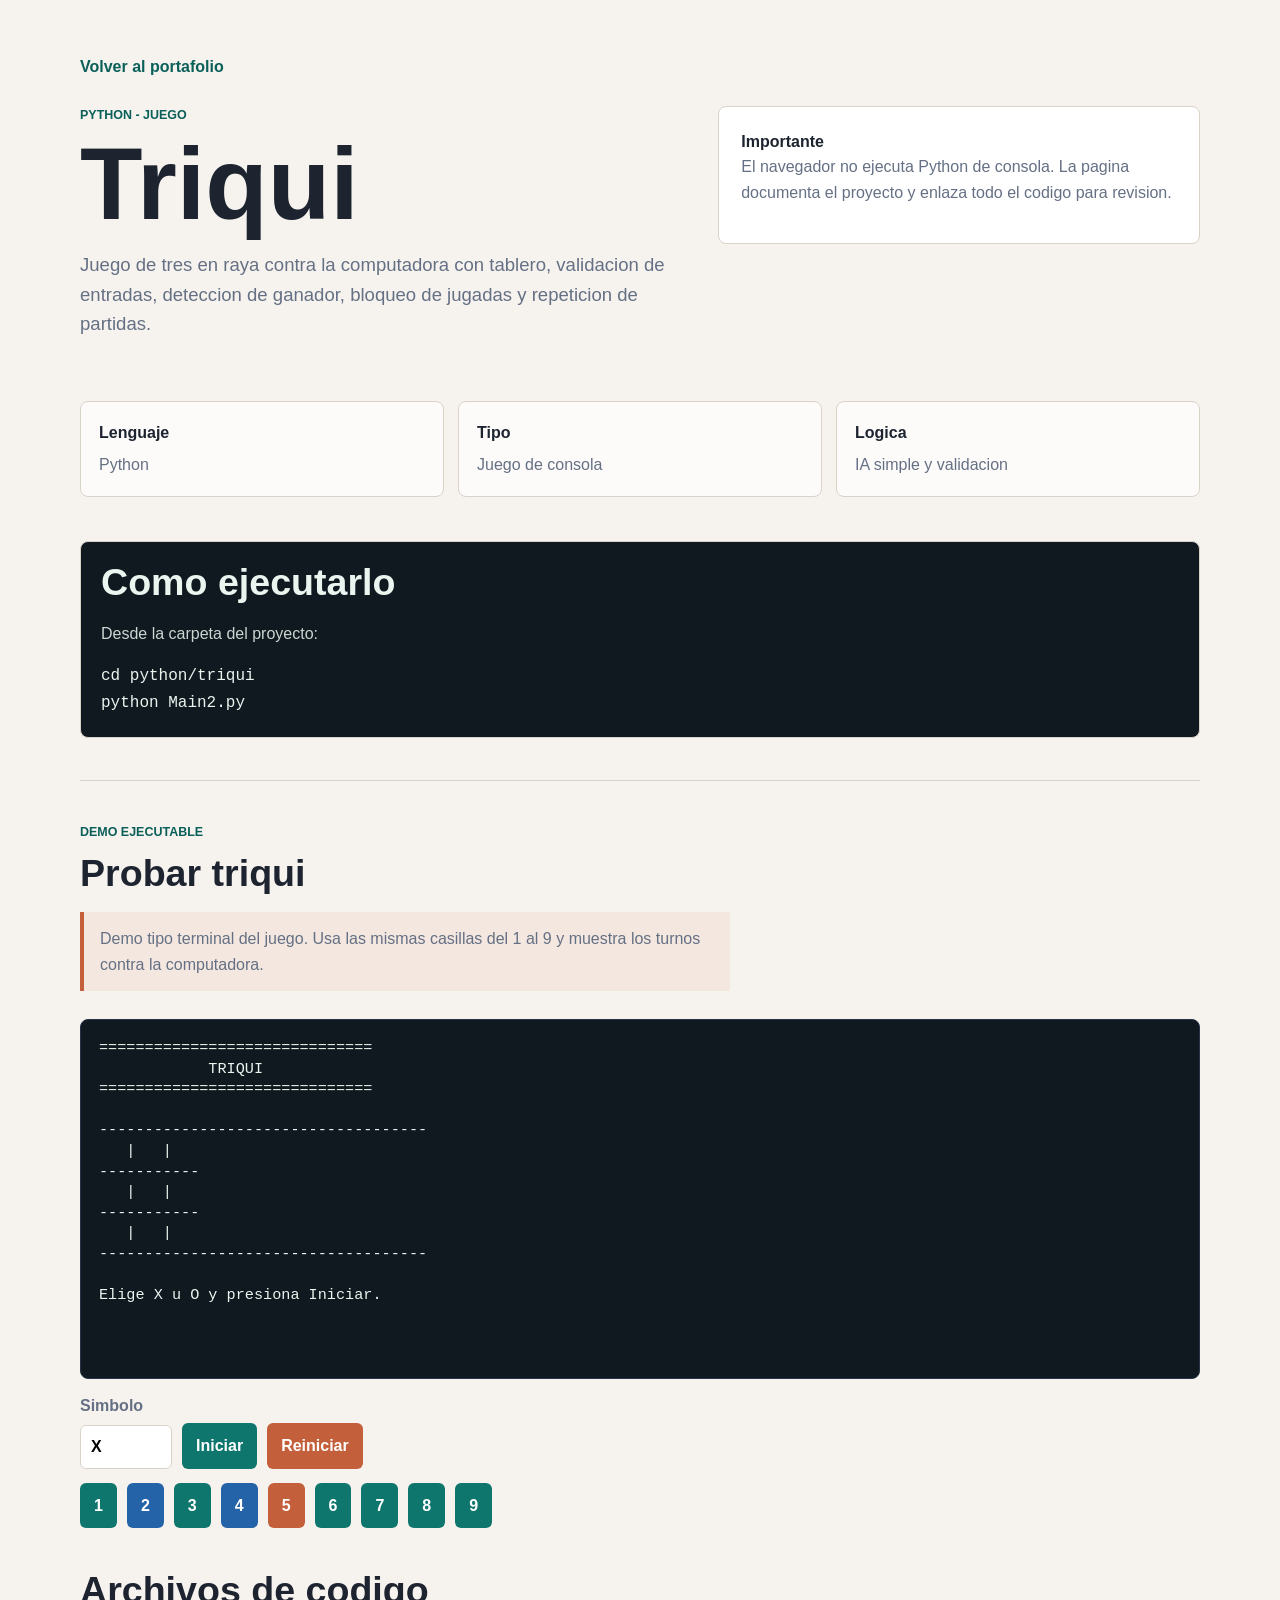
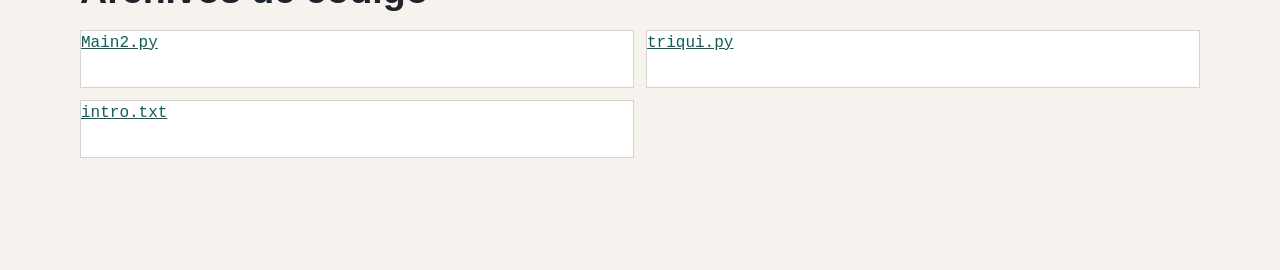
<file: projects/triqui.html>
<!doctype html>
<html lang="es">
<head>
  <meta charset="utf-8">
  <meta name="viewport" content="width=device-width, initial-scale=1">
  <title>Triqui en Python | Nicolas Anacona</title>
  <link rel="stylesheet" href="../styles.css">
</head>
<body>
  <main class="project-page">
    <a class="back-link" href="../index.html#proyectos">Volver al portafolio</a>

    <section class="project-hero">
      <div>
        <p class="eyebrow">Python - Juego</p>
        <h1>Triqui</h1>
        <p class="lead">
          Juego de tres en raya contra la computadora con tablero, validacion
          de entradas, deteccion de ganador, bloqueo de jugadas y repeticion de
          partidas.
        </p>
      </div>
      <div class="project-summary">
        <strong>Importante</strong>
        <p>
          El navegador no ejecuta Python de consola. La pagina documenta el
          proyecto y enlaza todo el codigo para revision.
        </p>
      </div>
    </section>

    <section class="info-grid" aria-label="Resumen tecnico">
      <div class="info-box"><strong>Lenguaje</strong><span>Python</span></div>
      <div class="info-box"><strong>Tipo</strong><span>Juego de consola</span></div>
      <div class="info-box"><strong>Logica</strong><span>IA simple y validacion</span></div>
    </section>

    <section class="run-box">
      <h2>Como ejecutarlo</h2>
      <p>Desde la carpeta del proyecto:</p>
      <pre><code>cd python/triqui
python Main2.py</code></pre>
    </section>

    <section class="code-section playable-section">
      <div class="section-heading">
        <p class="eyebrow">Demo ejecutable</p>
        <h2>Probar triqui</h2>
        <p class="note">
          Demo tipo terminal del juego. Usa las mismas casillas del 1 al 9 y
          muestra los turnos contra la computadora.
        </p>
      </div>
      <div class="terminal-demo">
        <pre id="triqui-terminal" class="terminal-screen" aria-live="polite"></pre>
        <div class="terminal-toolbar">
          <label>
            Simbolo
            <input id="player-letter" type="text" value="X" maxlength="1">
          </label>
          <button type="button" id="triqui-start">Iniciar</button>
          <button type="button" id="triqui-reset">Reiniciar</button>
        </div>
        <div class="terminal-actions">
          <button type="button" data-move="1">1</button>
          <button type="button" data-move="2">2</button>
          <button type="button" data-move="3">3</button>
          <button type="button" data-move="4">4</button>
          <button type="button" data-move="5">5</button>
          <button type="button" data-move="6">6</button>
          <button type="button" data-move="7">7</button>
          <button type="button" data-move="8">8</button>
          <button type="button" data-move="9">9</button>
        </div>
      </div>
    </section>

    <section class="code-section">
      <h2>Archivos de codigo</h2>
      <ul class="file-list">
        <li><a href="../python/triqui/Main2.py">Main2.py</a></li>
        <li><a href="../python/triqui/triqui.py">triqui.py</a></li>
        <li><a href="../python/triqui/intro.txt">intro.txt</a></li>
      </ul>
    </section>
  </main>
  <script src="triqui-demo.js"></script>
</body>
</html>
</file>
<file: styles.css>
:root {
  --bg: #f6f3ef;
  --surface: #ffffff;
  --ink: #1d2430;
  --muted: #657084;
  --line: #d9d2c8;
  --accent: #0f766e;
  --accent-strong: #0b5f59;
  --warm: #c45f3b;
  --gold: #d49b2a;
  --blue: #2563a8;
  --shadow: 0 20px 60px rgba(29, 36, 48, 0.12);
}

* {
  box-sizing: border-box;
}

html {
  scroll-behavior: smooth;
}

body {
  margin: 0;
  background: var(--bg);
  color: var(--ink);
  font-family: Arial, Helvetica, sans-serif;
  line-height: 1.6;
}

a {
  color: inherit;
}

.site-header {
  position: sticky;
  top: 0;
  z-index: 10;
  background: rgba(246, 243, 239, 0.92);
  border-bottom: 1px solid var(--line);
  backdrop-filter: blur(12px);
}

.nav {
  width: min(1120px, calc(100% - 32px));
  margin: 0 auto;
  min-height: 70px;
  display: flex;
  align-items: center;
  justify-content: space-between;
  gap: 20px;
}

.brand {
  font-weight: 800;
  text-decoration: none;
}

.nav-links {
  display: flex;
  gap: 18px;
  color: var(--muted);
  font-size: 0.95rem;
}

.nav-links a {
  text-decoration: none;
}

.hero {
  width: min(1120px, calc(100% - 32px));
  min-height: calc(100vh - 70px);
  margin: 0 auto;
  display: grid;
  grid-template-columns: 1.05fr 0.95fr;
  align-items: center;
  gap: 52px;
  padding: 56px 0 72px;
}

.eyebrow {
  margin: 0 0 10px;
  color: var(--accent-strong);
  font-weight: 800;
  text-transform: uppercase;
  letter-spacing: 0;
  font-size: 0.78rem;
}

h1,
h2,
h3,
p {
  margin-top: 0;
}

h1 {
  margin-bottom: 18px;
  font-size: clamp(3rem, 8vw, 6.8rem);
  line-height: 0.94;
}

h2 {
  margin-bottom: 18px;
  font-size: 2.35rem;
  line-height: 1.1;
}

h3 {
  margin-bottom: 10px;
  font-size: 1.35rem;
}

.lead {
  max-width: 650px;
  color: var(--muted);
  font-size: 1.16rem;
}

.hero-actions,
.contact-links {
  display: flex;
  flex-wrap: wrap;
  gap: 12px;
  margin-top: 28px;
}

.button,
.contact-links a,
.project-body a {
  min-height: 44px;
  display: inline-flex;
  align-items: center;
  justify-content: center;
  border-radius: 6px;
  padding: 10px 16px;
  font-weight: 800;
  text-decoration: none;
}

.button.primary {
  background: var(--accent);
  color: #ffffff;
}

.button.secondary,
.contact-links a {
  border: 1px solid var(--line);
  background: rgba(255, 255, 255, 0.58);
}

.code-visual {
  overflow: hidden;
  border: 1px solid #1f2937;
  border-radius: 8px;
  background: #101820;
  color: #e9f5ee;
  box-shadow: var(--shadow);
}

.terminal-bar {
  height: 42px;
  display: flex;
  align-items: center;
  gap: 8px;
  padding: 0 16px;
  background: #202a35;
}

.terminal-bar span {
  width: 11px;
  height: 11px;
  border-radius: 50%;
}

.terminal-bar span:nth-child(1) {
  background: var(--warm);
}

.terminal-bar span:nth-child(2) {
  background: var(--gold);
}

.terminal-bar span:nth-child(3) {
  background: #2fbf71;
}

pre {
  margin: 0;
  padding: 28px;
  overflow-x: auto;
  font-size: 1rem;
  line-height: 1.7;
}

.section {
  width: min(1120px, calc(100% - 32px));
  margin: 0 auto;
  padding: 78px 0;
}

.section-heading {
  max-width: 650px;
  margin-bottom: 28px;
}

.projects-grid {
  display: grid;
  grid-template-columns: repeat(2, minmax(0, 1fr));
  gap: 18px;
}

.project-card {
  display: grid;
  grid-template-columns: 160px 1fr;
  gap: 22px;
  min-height: 245px;
  padding: 18px;
  border: 1px solid var(--line);
  border-radius: 8px;
  background: var(--surface);
  box-shadow: 0 12px 36px rgba(29, 36, 48, 0.07);
}

.project-visual {
  min-height: 205px;
  border-radius: 6px;
  background: #eef1f4;
}

.project-type {
  margin-bottom: 8px;
  color: var(--accent-strong);
  font-size: 0.84rem;
  font-weight: 800;
}

.project-body {
  display: flex;
  flex-direction: column;
  align-items: flex-start;
}

.project-body p {
  color: var(--muted);
}

.project-body a,
.file-list a {
  margin-top: auto;
  background: #eef7f5;
  color: var(--accent-strong);
}

.project-page {
  width: min(1120px, calc(100% - 32px));
  margin: 0 auto;
  padding: 54px 0 96px;
}

.back-link {
  display: inline-flex;
  margin-bottom: 26px;
  color: var(--accent-strong);
  font-weight: 800;
  text-decoration: none;
}

.project-hero {
  display: grid;
  grid-template-columns: 1fr 0.8fr;
  gap: 36px;
  align-items: start;
  margin-bottom: 44px;
}

.project-summary {
  border: 1px solid var(--line);
  border-radius: 8px;
  padding: 22px;
  background: var(--surface);
}

.project-summary p {
  color: var(--muted);
}

.info-grid {
  display: grid;
  grid-template-columns: repeat(3, minmax(0, 1fr));
  gap: 14px;
  margin: 28px 0 44px;
}

.info-box {
  border: 1px solid var(--line);
  border-radius: 8px;
  padding: 18px;
  background: rgba(255, 255, 255, 0.72);
}

.info-box strong {
  display: block;
  margin-bottom: 6px;
}

.info-box span {
  color: var(--muted);
}

.code-section {
  margin-top: 42px;
}

.file-list {
  display: grid;
  grid-template-columns: repeat(2, minmax(0, 1fr));
  gap: 12px;
  padding: 0;
  list-style: none;
}

.file-list li {
  min-height: 58px;
  display: flex;
}

.file-list a {
  width: 100%;
  justify-content: flex-start;
  margin: 0;
  border: 1px solid var(--line);
  background: var(--surface);
  font-family: Consolas, "Courier New", monospace;
  overflow-wrap: anywhere;
}

.run-box {
  border: 1px solid var(--line);
  border-radius: 8px;
  padding: 20px;
  background: #101820;
  color: #e9f5ee;
}

.run-box p {
  color: #c9d7d1;
}

.run-box pre {
  padding: 0;
  white-space: pre-wrap;
}

.note {
  border-left: 4px solid var(--warm);
  padding: 14px 16px;
  background: rgba(196, 95, 59, 0.08);
  color: var(--muted);
}

.playable-section {
  border-top: 1px solid var(--line);
  padding-top: 42px;
}

.terminal-demo {
  display: grid;
  gap: 14px;
}

.terminal-toolbar,
.terminal-actions {
  display: flex;
  flex-wrap: wrap;
  gap: 10px;
  align-items: end;
}

.terminal-toolbar label {
  display: grid;
  gap: 6px;
  color: var(--muted);
  font-weight: 800;
}

.terminal-toolbar input {
  width: 92px;
  min-height: 42px;
  border: 1px solid var(--line);
  border-radius: 6px;
  padding: 8px 10px;
  font: inherit;
}

.terminal-toolbar button,
.terminal-actions button {
  min-height: 44px;
  border: 0;
  border-radius: 6px;
  padding: 10px 14px;
  background: var(--accent);
  color: #ffffff;
  font: inherit;
  font-weight: 800;
  cursor: pointer;
}

.terminal-toolbar button:nth-of-type(2),
.terminal-actions button:nth-child(5) {
  background: var(--warm);
}

.terminal-actions button:nth-child(2),
.terminal-actions button:nth-child(4) {
  background: var(--blue);
}

.terminal-screen {
  min-height: 360px;
  max-height: 620px;
  overflow: auto;
  border: 1px solid #263445;
  border-radius: 8px;
  padding: 18px;
  background: #101820;
  color: #e9f5ee;
  font-family: Consolas, "Courier New", monospace;
  font-size: 0.95rem;
  line-height: 1.35;
  white-space: pre;
}

.control-help {
  color: var(--muted);
}

.tetris-visual {
  display: grid;
  grid-template-columns: repeat(4, 1fr);
  grid-auto-rows: 1fr;
  gap: 7px;
  padding: 18px;
  background: #17202a;
}

.tetris-visual span {
  border-radius: 4px;
  background: var(--accent);
}

.tetris-visual span:nth-child(2),
.tetris-visual span:nth-child(5),
.tetris-visual span:nth-child(8) {
  background: var(--gold);
}

.tetris-visual span:nth-child(4),
.tetris-visual span:nth-child(7) {
  background: var(--warm);
}

.tournament-visual {
  display: grid;
  grid-template-columns: repeat(2, 1fr);
  gap: 12px;
  padding: 18px;
  background: #f1ede6;
}

.tournament-visual div {
  border-left: 5px solid var(--blue);
  border-radius: 6px;
  background: #ffffff;
  box-shadow: inset 0 0 0 1px var(--line);
}

.data-visual {
  display: flex;
  align-items: end;
  gap: 10px;
  padding: 18px;
  background: #edf7f6;
}

.data-visual span {
  flex: 1;
  min-height: 35px;
  border-radius: 5px 5px 0 0;
  background: var(--accent);
}

.triqui-visual {
  display: grid;
  grid-template-columns: repeat(3, 1fr);
  gap: 6px;
  padding: 16px;
  background: #17202a;
}

.triqui-visual span {
  display: grid;
  place-items: center;
  border-radius: 5px;
  background: #ffffff;
  color: var(--warm);
  font-size: 1.7rem;
  font-weight: 900;
}

.split {
  display: grid;
  grid-template-columns: 0.8fr 1.2fr;
  gap: 42px;
  border-top: 1px solid var(--line);
}

.skills {
  display: flex;
  flex-wrap: wrap;
  gap: 10px;
}

.skills span {
  border: 1px solid var(--line);
  border-radius: 999px;
  padding: 8px 12px;
  background: rgba(255, 255, 255, 0.72);
  font-weight: 700;
}

.contact {
  border-top: 1px solid var(--line);
  padding-bottom: 96px;
}

.contact p {
  max-width: 720px;
  color: var(--muted);
}

.repo-demo-grid,
.repo-file-groups {
  display: grid;
  grid-template-columns: repeat(2, minmax(0, 1fr));
  gap: 18px;
}

.repo-demo-card,
.repo-file-group {
  border: 1px solid var(--line);
  border-radius: 8px;
  padding: 18px;
  background: var(--surface);
  box-shadow: 0 12px 36px rgba(29, 36, 48, 0.07);
}

.repo-demo-card p {
  color: var(--muted);
}

.repo-demo-card .button {
  margin-top: 8px;
}

.repo-file-group .file-list {
  grid-template-columns: 1fr;
}

@media (max-width: 860px) {
  .hero,
  .split,
  .project-hero {
    grid-template-columns: 1fr;
  }

  .hero {
    min-height: auto;
    padding-top: 46px;
  }

  .projects-grid {
    grid-template-columns: 1fr;
  }

  .info-grid,
  .file-list,
  .repo-demo-grid,
  .repo-file-groups {
    grid-template-columns: 1fr;
  }
}

@media (max-width: 620px) {
  .nav {
    align-items: flex-start;
    flex-direction: column;
    padding: 14px 0;
  }

  .nav-links {
    width: 100%;
    justify-content: space-between;
    gap: 8px;
  }

  .project-card {
    grid-template-columns: 1fr;
  }

  .project-visual {
    min-height: 160px;
  }

  h1 {
    font-size: 3rem;
  }

  h2 {
    font-size: 2rem;
  }
}
</file>
